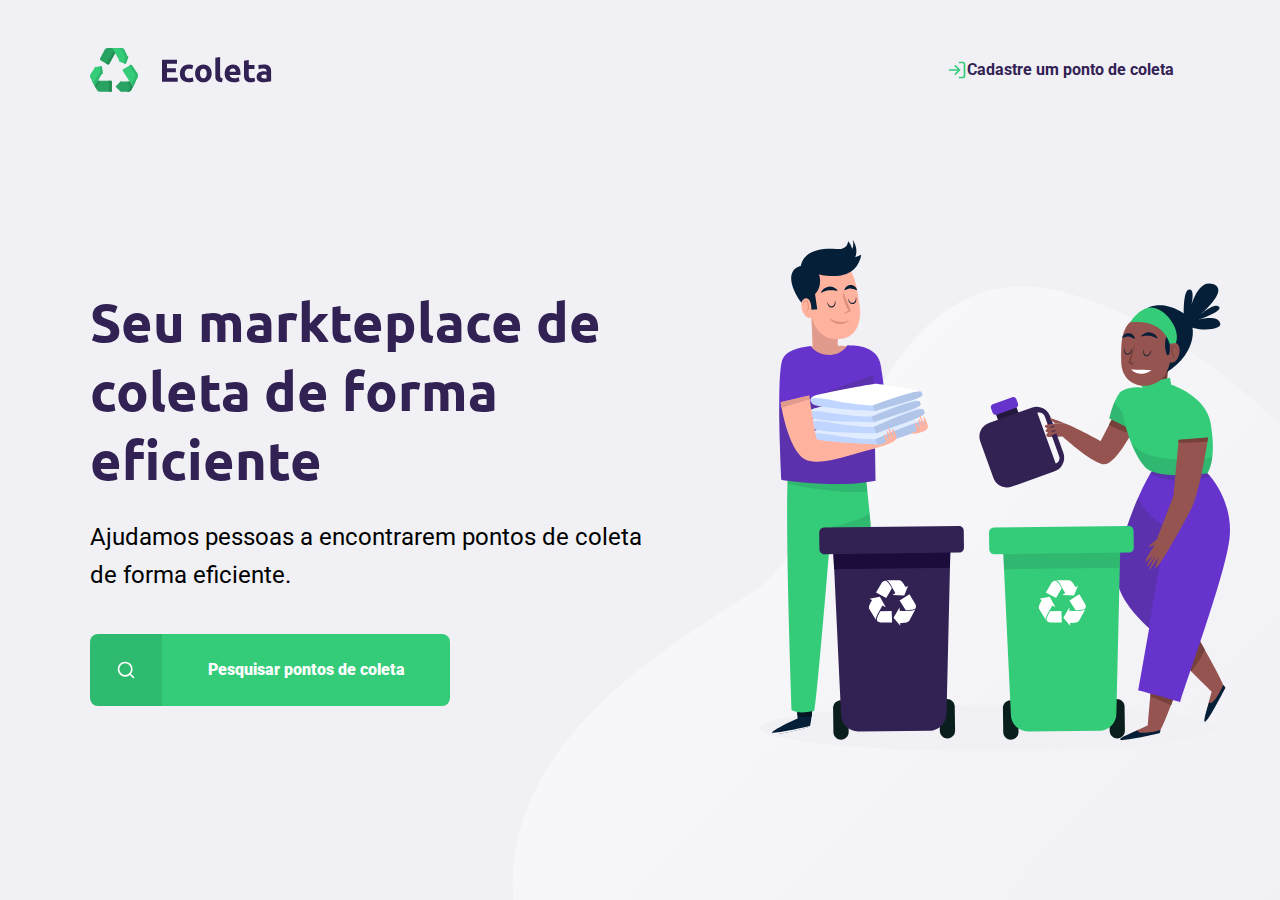
<file: index.html>
<!DOCTYPE html>
<html lang="pt_br">
<head>
  <meta charset="UTF-8">
  <meta name="viewport" content="width=device-width, initial-scale=1.0">
  <title>Ecoleta</title>
  <link rel="stylesheet" href="styles/style.css">
  <link rel="stylesheet" href="styles/home.css">
  <link rel="stylesheet" href="styles/responsive.css">
  <link href="https://fonts.googleapis.com/css2?family=Roboto:wght@300;500;700&family=Ubuntu:wght@700&display=swap" rel="stylesheet">
</head>
<body>

  <div id="page-home">

    <div class="content ">

      <header>
       <img src="/assets/logo.svg" alt="LogoMarca">
        <a href="#">
          <span></span>
          Cadastre um ponto de coleta</a>
      </header>
  
      <main>
          <h1>Seu markteplace de coleta de forma eficiente</h1>
    
          <p>Ajudamos pessoas a encontrarem pontos de coleta de forma eficiente.</p>
    
          <a href="#"><span></span><strong>Pesquisar pontos de coleta</strong></a>
      </main>
    </div>

  </div>

</body>
</html>
</file>
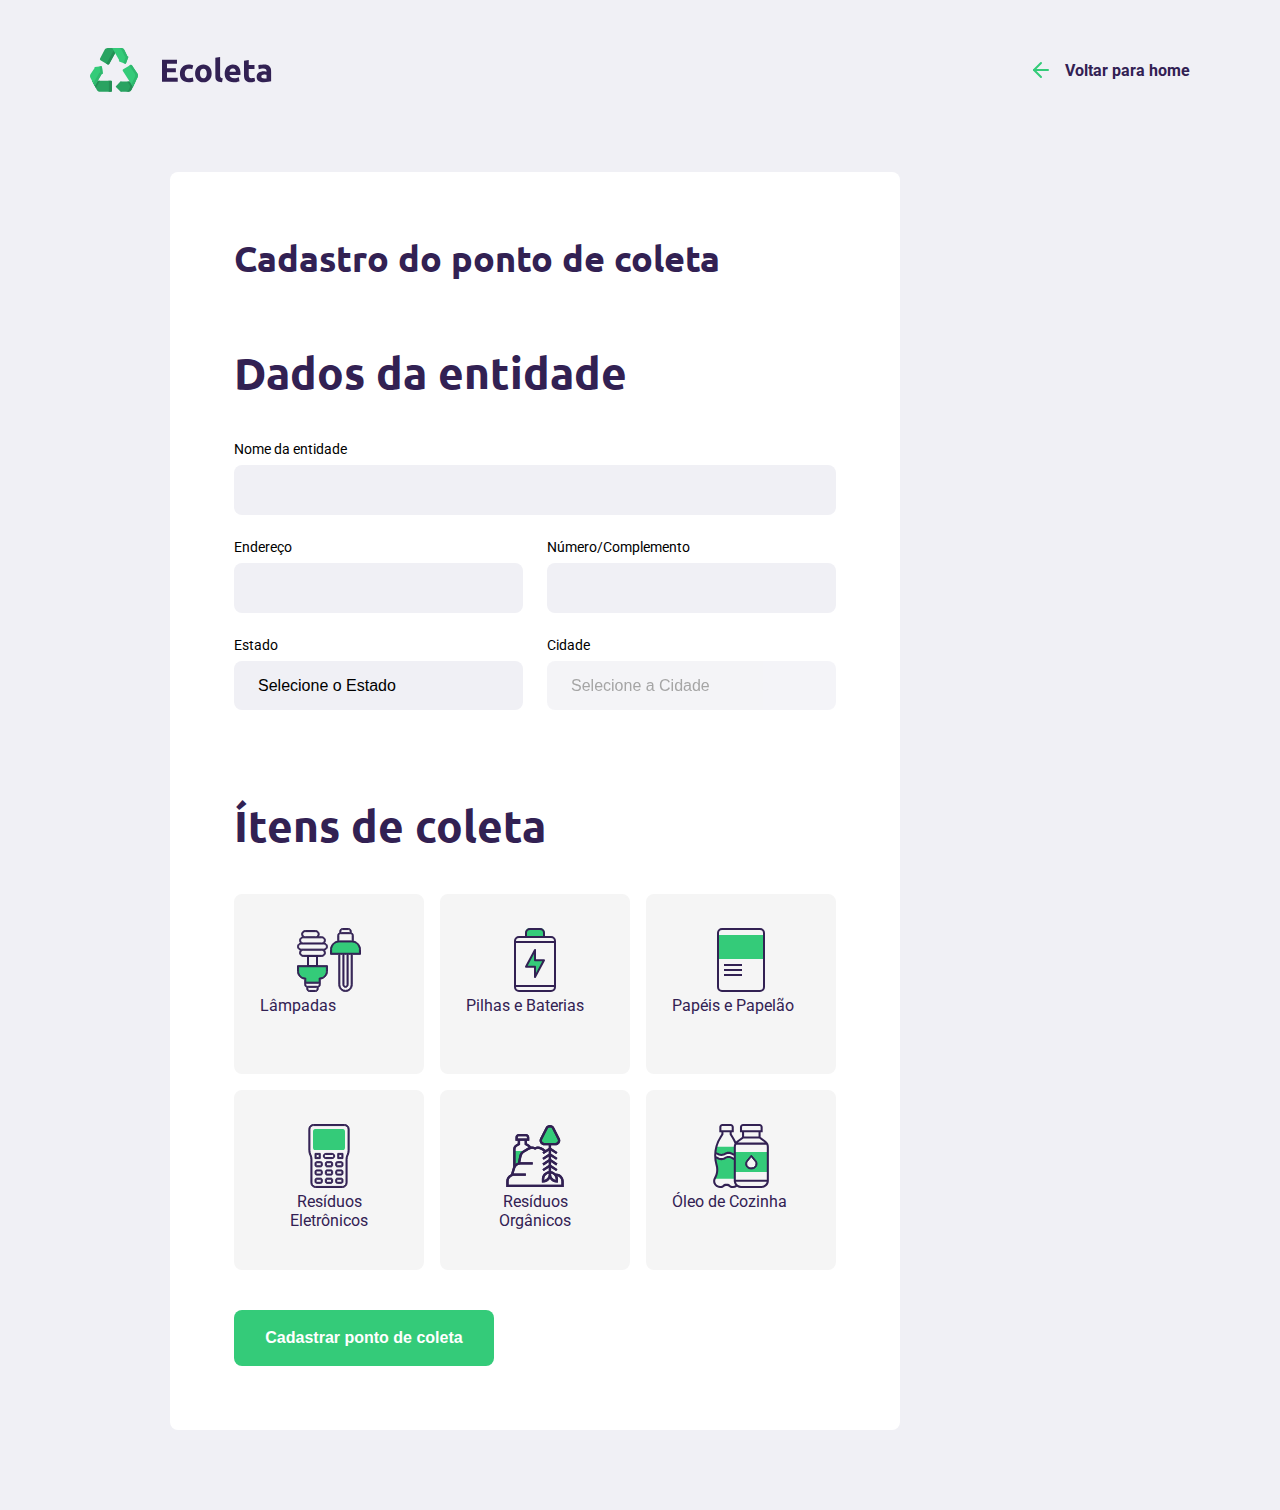
<file: create-point.html>
<!DOCTYPE html>
<html lang="pt_br">
<head>
  <meta charset="UTF-8">
  <meta name="viewport" content="width=device-width, initial-scale=1.0">
  <title>Criar um Ponto de Coleta</title>
  <link rel="stylesheet" href="styles/style.css">

  <link rel="stylesheet" href="styles/create-point.css">

  <link rel="stylesheet" href="styles/responsive.css">

  <link href="https://fonts.googleapis.com/css2?family=Roboto:wght@300;500;700&family=Ubuntu:wght@700&display=swap" rel="stylesheet">
</head>
<body>

  <div id="page-create-point">

      <header>
       <img src="/assets/logo.svg" alt="LogoMarca">
        <a href="#">
          <span></span>
          Voltar para home</a>
      </header>

        <form action="">

            <h1>Cadastro do ponto de coleta</h1>
            <fieldset>
                <legend>
                  <h2>Dados da entidade</h2>
                </legend>

                  <div class="field">
                      <label for="name">Nome da entidade</label>
                      <input type="text" name="name" required>
                  </div>
                  
                  <div class="field-group">
                      <div class="field">
                          <label for="address">Endereço</label>
                          <input type="text" name="address" required>
                      </div>
                      <div class="field">
                        <label for="numero">Número/Complemento</label>
                          <input type="text" name="numero" required>
                      </div>
                  </div>
                  

                  <div class="field-group">
                    <div class="field">
                        <label for="state">Estado</label>
                        <select name="uf"  required>
                          <option value="">Selecione o Estado</option>
                        </select>
                        <input type="hidden" name="state">
                    </div>

                    <div class="field">
                      <label for="city">Cidade</label>
                      <select name="city" disabled required>
                        <option value="">Selecione a Cidade</option>
                      </select>
                    </div>
                </div>


            </fieldset>


            <fieldset>
              <legend>
                <h2>Ítens de coleta</h2>
              </legend>

              <div class="items-grid" >
                <li data-id="1">
                  <img src="/assets/lampadas.svg" alt="Lâmpadas">
                  <span>Lâmpadas</span>
                </li>

                <li data-id="2">
                  <img src="/assets/baterias.svg" alt="Pilhas e Baterias">
                  <span>Pilhas e Baterias</span>
                </li>

                <li data-id="3">
                  <img src="/assets/papeis-papelao.svg" alt="Papéis e Papelão">
                  <span>Papéis e Papelão</span>
                </li>

                <li data-id="4">
                  <img src="/assets/eletronicos.svg" alt="Resíduos Eletrônicos">
                  <span>Resíduos Eletrônicos</span>
                </li>

                <li data-id="5">
                  <img src="/assets/organicos.svg" alt="Resíduos Orgânicos">
                  <span>Resíduos Orgânicos</span>
                </li>

                <li data-id="6">
                  <img src="/assets/oleo.svg" alt="Óleo de Cozinha">
                  <span>Óleo de Cozinha</span>
                </li>
                
              </div>

              <input type="hidden" name="items">


            </fieldset>


            <button type="submit">Cadastrar ponto de coleta</button>
        </form>

  </div>

<script src="/scripts/create-point.js"></script>

</body>
</html>
</file>
<file: styles/style.css>
*{
    margin: 0;
    padding: 0;
    box-sizing: border-box;
}

:root {
    --title-color:#322153;
    --primary-color: #34cb79;
}

html
{
    font-family: 'Roboto', sans-serif;
}

body{
    background: #f0f0F5;
    -webkit-font-smoothing: antialiased;
}

a{
    text-decoration: none;
}
h1,h2,h3,h4,h5,h6{
    font-family: 'Ubuntu', sans-serif;
    color: var(--title-color);
}
</file>
<file: styles/home.css>
#page-home {
  height: 100vh;
  background: url('../assets/home-background.svg') no-repeat;
  background-position: 40vw bottom;

}
#page-home header{

  margin-top: 48px;
  display: flex;
  align-items: center;
  justify-content: space-between;
}

#page-home .content{
  width:90% ;
  max-width: 1100px;
  height: 100%;
  margin: 0 auto;
  display: flex;
  flex-direction: column;
}
#page-home header a{
  color:  var(--title-color); 
  font-weight: 700;
  margin-right: 16px;
  display: flex;

}

#page-home header a span{
  display: flex;
  background-image: url(../assets/log-in.svg);
  width: 20px;
  height: 20px;
}
#page-home main{
  max-width: 560px;
  flex: 1;
  display: flex;
  flex-direction: column;
  justify-content: center;
}
#page-home main h1{
  font-size: 54px;
  color: var(--title-color);
}
#page-home main p{
  font-size: 24px;
  line-height: 38px;
  margin-top: 24px;
}
#page-home main a{
  width: 100%;
  max-width: 360px;
  height: 72px;
  border-radius: 8px;

  display: flex;
  align-items: center;

  margin-top: 40px;
  background: var(--primary-color);

  transition: 400ms;

  font-weight: bold;
  color: white;
}
#page-home main a:hover{
  background-color: #2fb86e;
}
#page-home main a span{
  border-top-left-radius:8px ;
  border-bottom-left-radius: 8px;
  width: 72px;
  height: 72px;
  background-color:rgba(0,0,0,0.08);

  display: flex;
  align-items: center;
  justify-content: center;
}
#page-home main a span::after{
  content: "";
  background-image: url(../assets/search.svg);
  width: 20px;
  height: 20px;

}
#page-home main a strong{
  flex:1;
  text-align: center;
}
</file>
<file: styles/responsive.css>
@media(max-width: 900px){
  #page-home{
      background-position-x:70vw;
  }
  #page-home .content{
      align-items:center;
      text-align: center;
  }
  #page-home header a {
      position: absolute;
      bottom:-50px;

      left:50%;
      transform: translateX(-50%);
  }
  #page-home main{
      align-items:center;
  }
}

@media(min-width:1700px){
  #page-home{
    background-position-x:40vw;
  }
}
@media(max-width:760px){
    #page-home{
      background-position-y:200px ;
  }
}
</file>
<file: styles/create-point.css>
#page-create-point{
  width: 90%;
  max-width: 1100px;

  /* alinhamento da caixa pelo lado de fora */
  margin: 0 auto;
}
#page-create-point header{
  margin-top: 48px;
  display: flex;
  justify-content: space-between;
  align-items: center;
}
#page-create-point header a{
  color: var(--title-color);
  font-weight: bold;

  display: flex;
  align-items: center ;
}
#page-create-point header a span{
  margin-right: 16px;
  background-image: url(../assets/arrow-left.svg);

  display: flex;
  width: 20px;
  height: 24px;
}
form{
  background-color: white;
  margin: 80px;
  margin-top: 80px;
  padding: 64px;
  border-radius: 8px;
  max-width: 730px;

}




form h1{
  font-size: 36px;

}
form fieldset{
  margin-top: 64px;
  border: 0;
}
form legend{
  margin-bottom: 40px;
}

form legend h2{
  font-size: 44px;
}
form .field{
  flex: 1;
  display: flex;
  flex-direction: column;

  margin-bottom: 24px;
}

form .field-group{
  display: flex;

}

form input,form select{
  background-color: #f0f0f5;

  border: 0;
  padding: 16px 24px;
  font-size: 16px;

  border-radius:8px;
  /*outline: none;*/
}

form select{
  -webkit-appearance: none;
  -moz-appearance: none;
  appearance: none;
}

form label{
  font-size: 14px;
  margin-bottom: 8px;
}
form .field-group .field + .field{
  margin-left: 24px;
}

form button{
  width: 260px;
  height: 56px;
  background-color: var(--primary-color);
  border-radius: 8px;

  color: white;
  font-weight: bold;
  font-size: 16px;

  border: 0;

  margin-top: 40px;

  transition: background-color 400ms;
}

form button:hover{
  background-color: #2fb86e;
}

.items-grid{
  display: grid;
  grid-template-columns: 1fr 1fr 1fr;
  gap: 16px;
}
.items-grid li{
  background-color: #f5f5f5;
  list-style: none;

  border: 2px solid #f5f5f5;
  border-radius: 8px;

  height: 180px;

  padding: 32px 24px 16px;

  flex-direction: column;
  align-items: center;
  justify-content: space space-between;

  text-align: center;
  cursor: pointer;
}

.items-grid li span{
  flex: 1;

  display: flex;
  align-items: center;

  color: var(--title-color);
}
.items-grid li.selected{
  background: #e1faec;
  border: 2px solid #34cb79;
}
.items-grid li img,
.items-grid li span{
  pointer-events: none;
}
</file>
